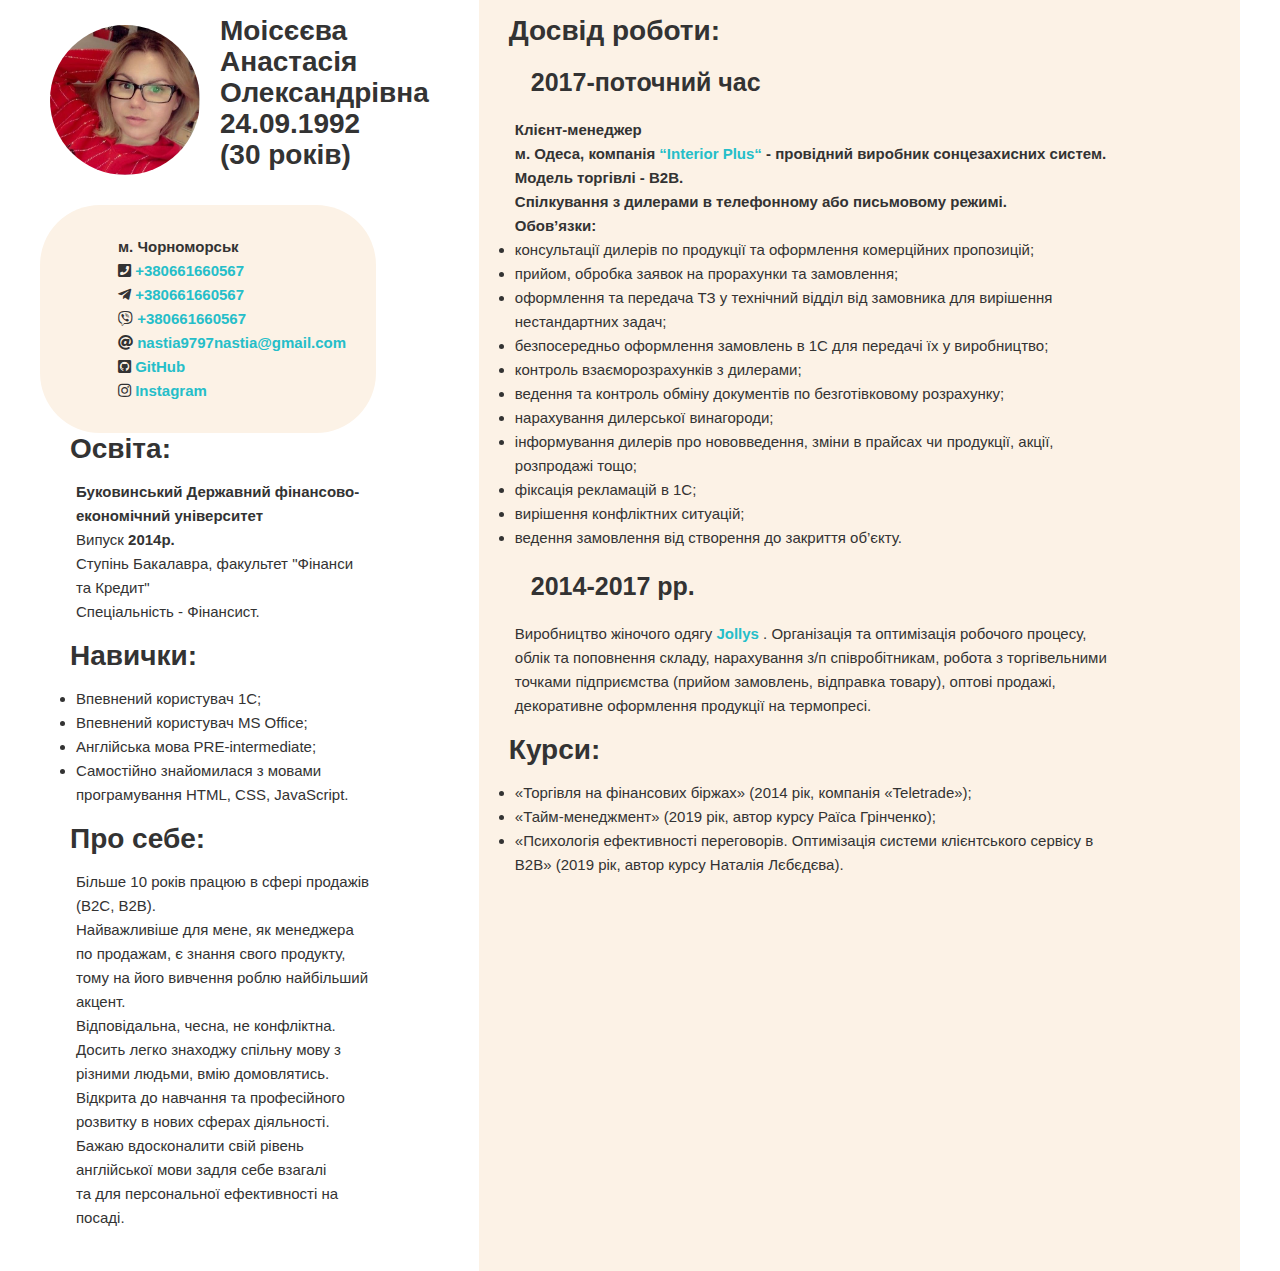
<file: index.html>
<!DOCTYPE html>
<html lang="en">

<head>
  <meta charset="UTF-8">
  <meta http-equiv="X-UA-Compatible" content="IE=edge">
  <meta name="viewport" content="width=device-width, user-scalable=no, initial-scale=1.0">
  <link rel="preconnect" href="https://fonts.googleapis.com">
  <link rel="preconnect" href="https://fonts.googleapis.com">
  <link rel="preconnect" href="https://fonts.gstatic.com" crossorigin>

  <link href="https://use.fontawesome.com/releases/v5.0.13/css/all.css" rel="stylesheet">
  <title>Resume</title>
  <link rel="stylesheet" href="style.css">
</head>

<body>
  <div class="main">

    <section class="left__zone">
      <div class="header">
        <div class="me">
          <div class="photo">
            <img src="photo.jpg" alt="...">
          </div>
          <div class="name">
            Моісєєва Анастасія Олександрівна<br>
            24.09.1992 <br>(30 років)<br>
          </div>
        </div>
      </div>

      <div class="contacts">
        <div class="contact__item">
          м. Чорноморськ <br>
          <i class="fas fa-phone-square"></i><a href="tel:0661660567"> +380661660567</a><br>
          <i class="fab fa-telegram-plane"></i><a href="https://t.me/a_moiseeva"> +380661660567</a><br>
          <i class="fab fa-viber"></i><a href="viber://chat?number=%2B380661660567"> +380661660567</a><br>
          <i class="fas fa-at"></i><a href="mailto:nastia9797nastia@gmail.com"> nastia9797nastia@gmail.com</a><br>
          <i class="fab fa-github-square"></i> <a href="https://github.com/AnastasiyaMoiseeva"> GitHub</a><br>
          <i class="fab fa-instagram"></i><a href="https://instagram.com/a___moiseeva"> Instagram</a><br>
        </div>
      </div>

      <div class="education">
        <div class="name">Освіта:</div>
        <p class="education__text text">
          <b>Буковинський Державний фінансово-економічний університет</b><br>
          Випуск <b>2014р.</b> <br>
          Ступінь Бакалавра, факультет "Фінанси та Кредит"<br>
          Спеціальність - Фінансист. <br>
        </p>
      </div>
      <div class="education">
        <div class="name">Навички:</div>
        <ul class="education__text text">
          <li>Впевнений користувач 1С;</li>
          <li>Впевнений користувач MS Office;</li>
          <li>Англійська мова PRE-intermediate;</li>
          <li>Самостійно знайомилася з мовами програмування HTML, CSS, JavaScript.</li>
        </ul>
      </div>
      <div class="education">
        <div class="name">Про себе:</div>
        <p class="education__text text">
          Більше 10 років працюю в сфері продажів (В2С, В2В). <br>
          Найважливіше для мене, як менеджера по продажам, є знання свого продукту, <br>
          тому на його вивчення роблю найбільший акцент. <br>
          Відповідальна, чесна, не конфліктна. <br>
          Досить легко знаходжу спільну мову з різними людьми, вмію домовлятись. <br>
          Відкрита до навчання та професійного розвитку в нових сферах діяльності. <br>
          Бажаю вдосконалити свій рівень англійської мови задля себе взагалі <br>
          та для персональної ефективності на посаді.
        </p>
      </div>
    </section> <!--end left zone-->

    <section class="right__zone">
      <div class="name">Досвід роботи:</div>

      <div class="job">
        <div class="year">2017-поточний час</div>
        <div class="text"><h4>Клієнт-менеджер</h4>
          <h4>м. Одеса, компанія <a href="http://interiorplus.ua/"> “Interior Plus“</a> - провідний виробник сонцезахисних
          систем.</h4>
          <h4>Модель торгівлі - В2В.</h4>
          <h4>Спілкування з дилерами в телефонному або письмовому режимі.</h4>
          <h4>Обов’язки:</h4>
          <ul>
            <li>консультації дилерів по продукції та оформлення комерційних пропозицій;</li>
            <li>прийом, обробка заявок на прорахунки та замовлення;</li>
            <li>оформлення та передача ТЗ у технічний відділ від замовника для вирішення нестандартних задач;</li>
            <li>безпосередньо оформлення замовлень в 1С для передачі їх у виробництво;</li>
            <li>контроль взаєморозрахунків з дилерами;</li>
            <li>ведення та контроль обміну документів по безготівковому розрахунку;</li>
            <li>нарахування дилерської винагороди;</li>
            <li>інформування дилерів про нововведення, зміни в прайсах чи продукції, акції, розпродажі тощо;</li>
            <li>фіксація рекламацій в 1С;</li>
            <li>вирішення конфліктних ситуацій;</li>
            <li>ведення замовлення від створення до закриття об’єкту.</li>
          </ul>

        </div>
      </div>

      <div class="job">
        <div class="year">2014-2017 рр.</div>
        <div class="text">Виробництво жіночого одягу <a href="https://www.instagram.com/jollys_com_ua/"> Jollys </a>.
          Організація та оптимізація робочого процесу, облік та поповнення складу, нарахування з/п співробітникам,
          робота з торгівельними точками підприємства (прийом замовлень, відправка товару), оптові продажі, декоративне
          оформлення продукції на термопресі. </div>
      </div>
      <div class="job">
        <div class="name">Курси:</div>
        <div class="text">
          <ul>
          <li>«Торгівля на фінансових біржах» (2014 рік, компанія «Teletrade»);</li>
          <li>«Тайм-менеджмент» (2019 рік, автор курсу Раїса Грінченко);</li>
          <li>«Психологія ефективності переговорів. Оптимізація системи клієнтського сервісу в В2В» (2019 рік, автор курсу
          Наталія Лєбєдєва).</li>
          </ul>
        </div>
      </div>
    </section>

  </div> <!--end main-->
</body>

</html>
</file>
<file: style.css>
* {
  margin: 0;
  padding: 0;
}

body {
  font-family: 'Work Sans', sans-serif;
  font-size: 15px;
  line-height: 1.6;
  color: #333;
}

.header {
  display: flex;
}

*,
*:before,
*:after {
  box-sizing: border-box;
}

h1,
h2,
h3,
h4,
h5,
h6 {
  margin: 0;
}

.main {
  display: flex;
  justify-content: center;
  max-width: 1200px;
  margin: auto;
}

.left__zone {
  padding-top: 15px;
  padding-bottom: 25px;
  margin-right: 50px;
  justify-content: center;
}

.name {
  display: flex;
  font-size: 28px;
  font-weight: 700;
  padding-left: 10px;
  line-height: 31px;
}

.me {
  display: flex;
}

.photo {
  display: flex;
  justify-content: center;
  align-items: center;
  padding: 10px;
}

img {
  width: 150px;
  height: 150px;
  border-radius: 200px;
  border-radius: 200px;
}



.contacts {
  margin-top: 20px;
  background-color: #fcf2e6;
  left: 0;
  border-radius: 60px;
  padding: 30px;
  min-width: fit-content;
  max-width: fit-content;
}

a {
  text-decoration: none;
  cursor: pointer;
  color: #25bec9;
  font-weight: 900;
}

.contact__item>a:hover {
  border-bottom: 1px solid #25bec9;
  font-size: 17px;
  transition: 0.2s;
}

.contact__item {
  margin-left: 3rem;
  font-weight: 700;
}

.education {
  position: relative;
  padding-left: 20px;
}

.right__zone {
  padding-top: 15px;
  padding-bottom: 25px;
  padding-left: 20px;
  background-color: #fcf2e6;
}

.year {
  font-family: 'Work Sans', sans-serif;
  font-family: 'Yanone Kaffeesatz', sans-serif;
  margin-top: 1rem;
  font-size: 25px;
  font-weight: 700;
  margin-left: 2rem;
}

.text {
  width: 80%;
  margin: 1rem;
}

.text>a {
  text-decoration: none;
  cursor: pointer;
  color: #25bec9;
  font-weight: 900;
}

.text>a:hover {
  border-bottom: 1px solid #25bec9;
  font-size: 17px;
  transition: 0.2s;
}

@media screen and (max-width:992px) {
  .main {
    width: 100%;
    display: block;
    justify-content: center;
  }

  .contacts {
    margin-top: 5px;
    margin-bottom: 10px;
    left: 0;
    border-radius: 10px 50px 50px 10px;
    padding: 10px;
  }

  .contact__item {
    margin-left: 20px;
    font-weight: 700;
  }

  .img {
    text-align: center;
  }

  .left__zone {
    width: 100%;
  }

  .text {
    margin-left: 2em;
  }

  .me > .name {
    font-size: 20px;
  }
}
</file>
